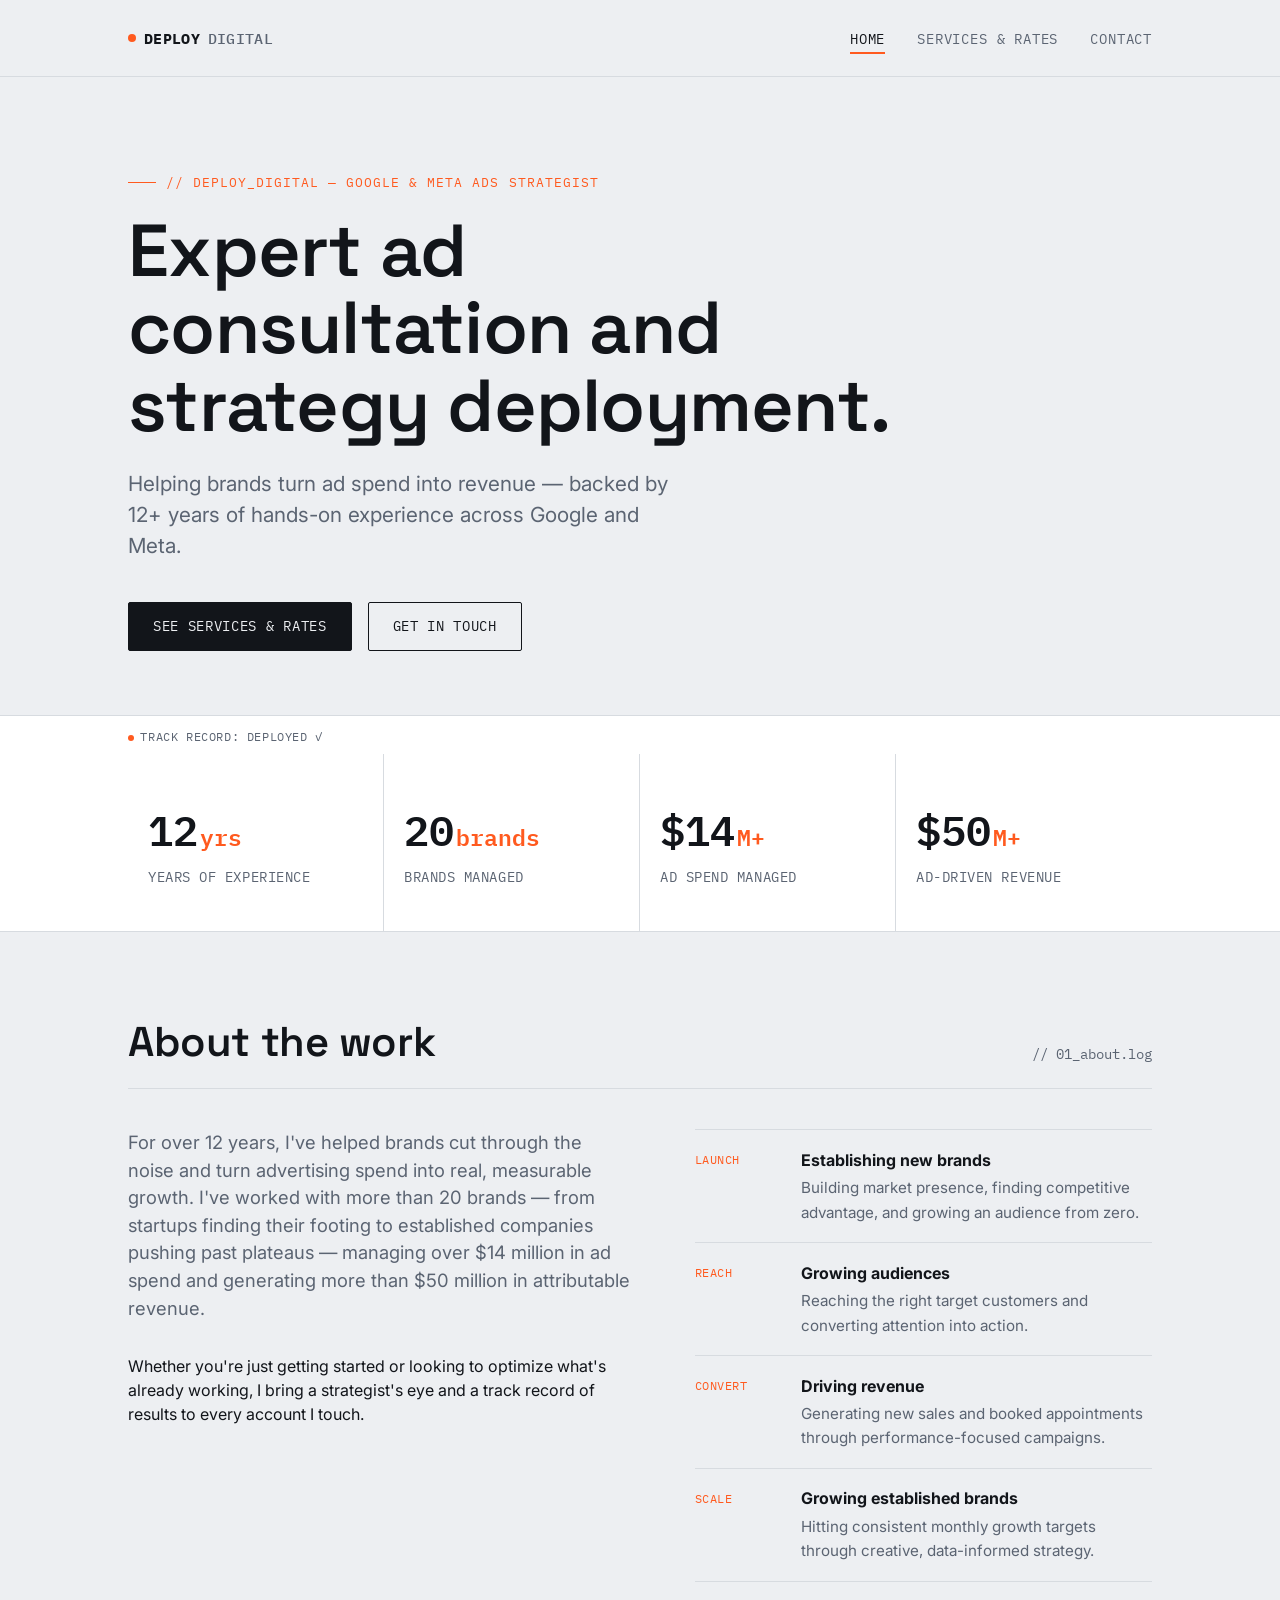
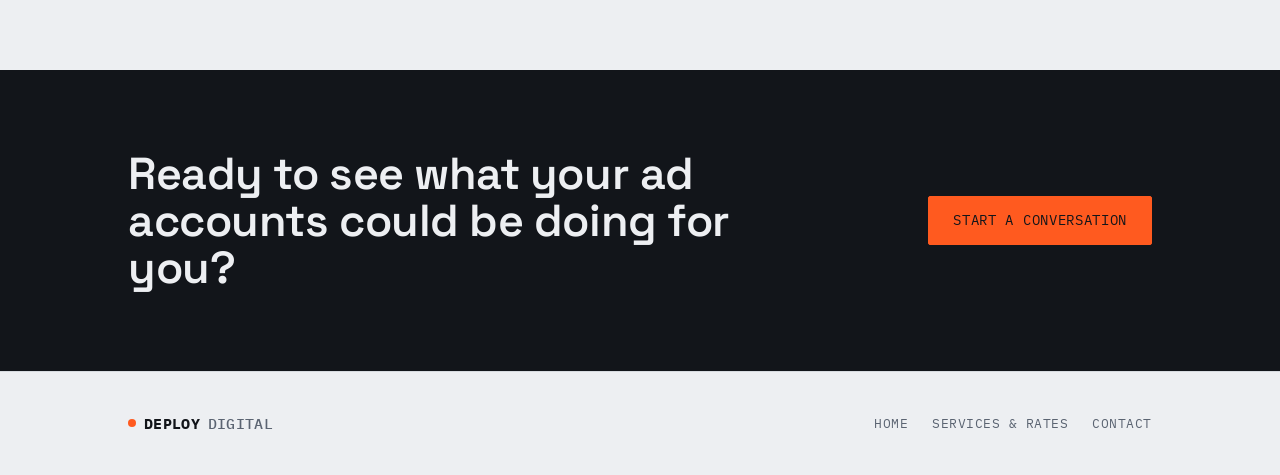
<file: index.html>
<!DOCTYPE html>
<html lang="en">
<head>
<meta charset="UTF-8">
<meta name="viewport" content="width=device-width, initial-scale=1.0">
<title>Deploy Digital — Expert Ad Consultation &amp; Strategy Deployment</title>
<meta name="description" content="12+ years managing Google and Meta ad accounts. $14M+ in ad spend, $50M+ in ad-driven revenue generated for 20+ brands.">
<link rel="preconnect" href="https://fonts.googleapis.com">
<link href="https://fonts.googleapis.com/css2?family=Space+Grotesk:wght@500;600;700&family=Inter:wght@400;500;600&family=IBM+Plex+Mono:wght@400;500;600&display=swap" rel="stylesheet">
<link rel="stylesheet" href="style.css">
</head>
<body>

<header class="site-header">
  <div class="wrap">
    <a class="brand" href="index.html"><span class="dot"></span><span class="deploy">Deploy</span> <span class="digital">Digital</span></a>
    <button class="nav-toggle" aria-label="Toggle navigation" aria-expanded="false">Menu</button>
    <nav class="primary-nav">
      <ul>
        <li><a href="index.html" class="active">Home</a></li>
        <li><a href="services.html">Services &amp; Rates</a></li>
        <li><a href="contact.html">Contact</a></li>
      </ul>
    </nav>
  </div>
</header>

<section class="hero">
  <div class="wrap">
    <div class="hero-eyebrow">// deploy_digital — google &amp; meta ads strategist</div>
    <h1>Expert ad consultation and strategy deployment.</h1>
    <p class="hero-sub">Helping brands turn ad spend into revenue — backed by 12+ years of hands-on experience across Google and Meta.</p>
    <div class="hero-actions">
      <a href="services.html" class="btn btn-primary">See Services &amp; Rates</a>
      <a href="contact.html" class="btn btn-ghost">Get in Touch</a>
    </div>
  </div>
</section>

<section class="ticker">
  <div class="wrap" style="grid-template-columns: 1fr; padding-top: 0.75rem; padding-bottom: 0;">
    <div class="deploy-status reveal" style="font-family: var(--font-mono); font-size: 0.75rem; color: var(--slate); text-transform: uppercase; letter-spacing: 0.05em; padding-bottom: 0.5rem;">
      <span class="dot" style="display:inline-block;width:6px;height:6px;background:var(--signal);border-radius:50%;margin-right:0.4rem;"></span><span class="deploy-status-text">deploying track record...</span>
    </div>
  </div>
  <div class="wrap">
    <div class="stat reveal">
      <div class="stat-value" data-target="12" data-suffix="+"><span class="num">0</span><span class="unit">yrs</span></div>
      <div class="stat-label">Years of Experience</div>
    </div>
    <div class="stat reveal">
      <div class="stat-value" data-target="20" data-suffix="+"><span class="num">0</span><span class="unit">brands</span></div>
      <div class="stat-label">Brands Managed</div>
    </div>
    <div class="stat reveal">
      <div class="stat-value" data-target="14" data-prefix="$" data-decimals="0"><span class="num">0</span><span class="unit">M+</span></div>
      <div class="stat-label">Ad Spend Managed</div>
    </div>
    <div class="stat reveal">
      <div class="stat-value" data-target="50" data-prefix="$" data-decimals="0"><span class="num">0</span><span class="unit">M+</span></div>
      <div class="stat-label">Ad-Driven Revenue</div>
    </div>
  </div>
</section>

<section class="section">
  <div class="wrap">
    <div class="section-head">
      <h2>About the work</h2>
      <div class="section-index">// 01_about.log</div>
    </div>

    <div class="about-grid">
      <div class="reveal">
        <!-- PORTRAIT PLACEHOLDER: reserved spot for headshot/self-portrait — insert <img> here when ready -->
        <p class="lede">For over 12 years, I've helped brands cut through the noise and turn advertising spend into real, measurable growth. I've worked with more than 20 brands — from startups finding their footing to established companies pushing past plateaus — managing over $14 million in ad spend and generating more than $50 million in attributable revenue.</p>
        <p>Whether you're just getting started or looking to optimize what's already working, I bring a strategist's eye and a track record of results to every account I touch.</p>
      </div>

      <ul class="capability-list reveal">
        <li>
          <span class="tag">Launch</span>
          <div>
            <strong>Establishing new brands</strong>
            <span class="desc">Building market presence, finding competitive advantage, and growing an audience from zero.</span>
          </div>
        </li>
        <li>
          <span class="tag">Reach</span>
          <div>
            <strong>Growing audiences</strong>
            <span class="desc">Reaching the right target customers and converting attention into action.</span>
          </div>
        </li>
        <li>
          <span class="tag">Convert</span>
          <div>
            <strong>Driving revenue</strong>
            <span class="desc">Generating new sales and booked appointments through performance-focused campaigns.</span>
          </div>
        </li>
        <li>
          <span class="tag">Scale</span>
          <div>
            <strong>Growing established brands</strong>
            <span class="desc">Hitting consistent monthly growth targets through creative, data-informed strategy.</span>
          </div>
        </li>
      </ul>
    </div>
  </div>
</section>

<section class="cta-band">
  <div class="wrap cta-band-inner">
    <h2>Ready to see what your ad accounts could be doing for you?</h2>
    <a href="contact.html" class="btn btn-primary">Start a Conversation</a>
  </div>
</section>

<footer class="site-footer">
  <div class="wrap footer-inner">
    <a class="brand" href="index.html"><span class="dot"></span><span class="deploy">Deploy</span> <span class="digital">Digital</span></a>
    <div class="footer-links">
      <a href="index.html">Home</a>
      <a href="services.html">Services &amp; Rates</a>
      <a href="contact.html">Contact</a>
    </div>
  </div>
</footer>

<script src="script.js"></script>
</body>
</html>
</file>
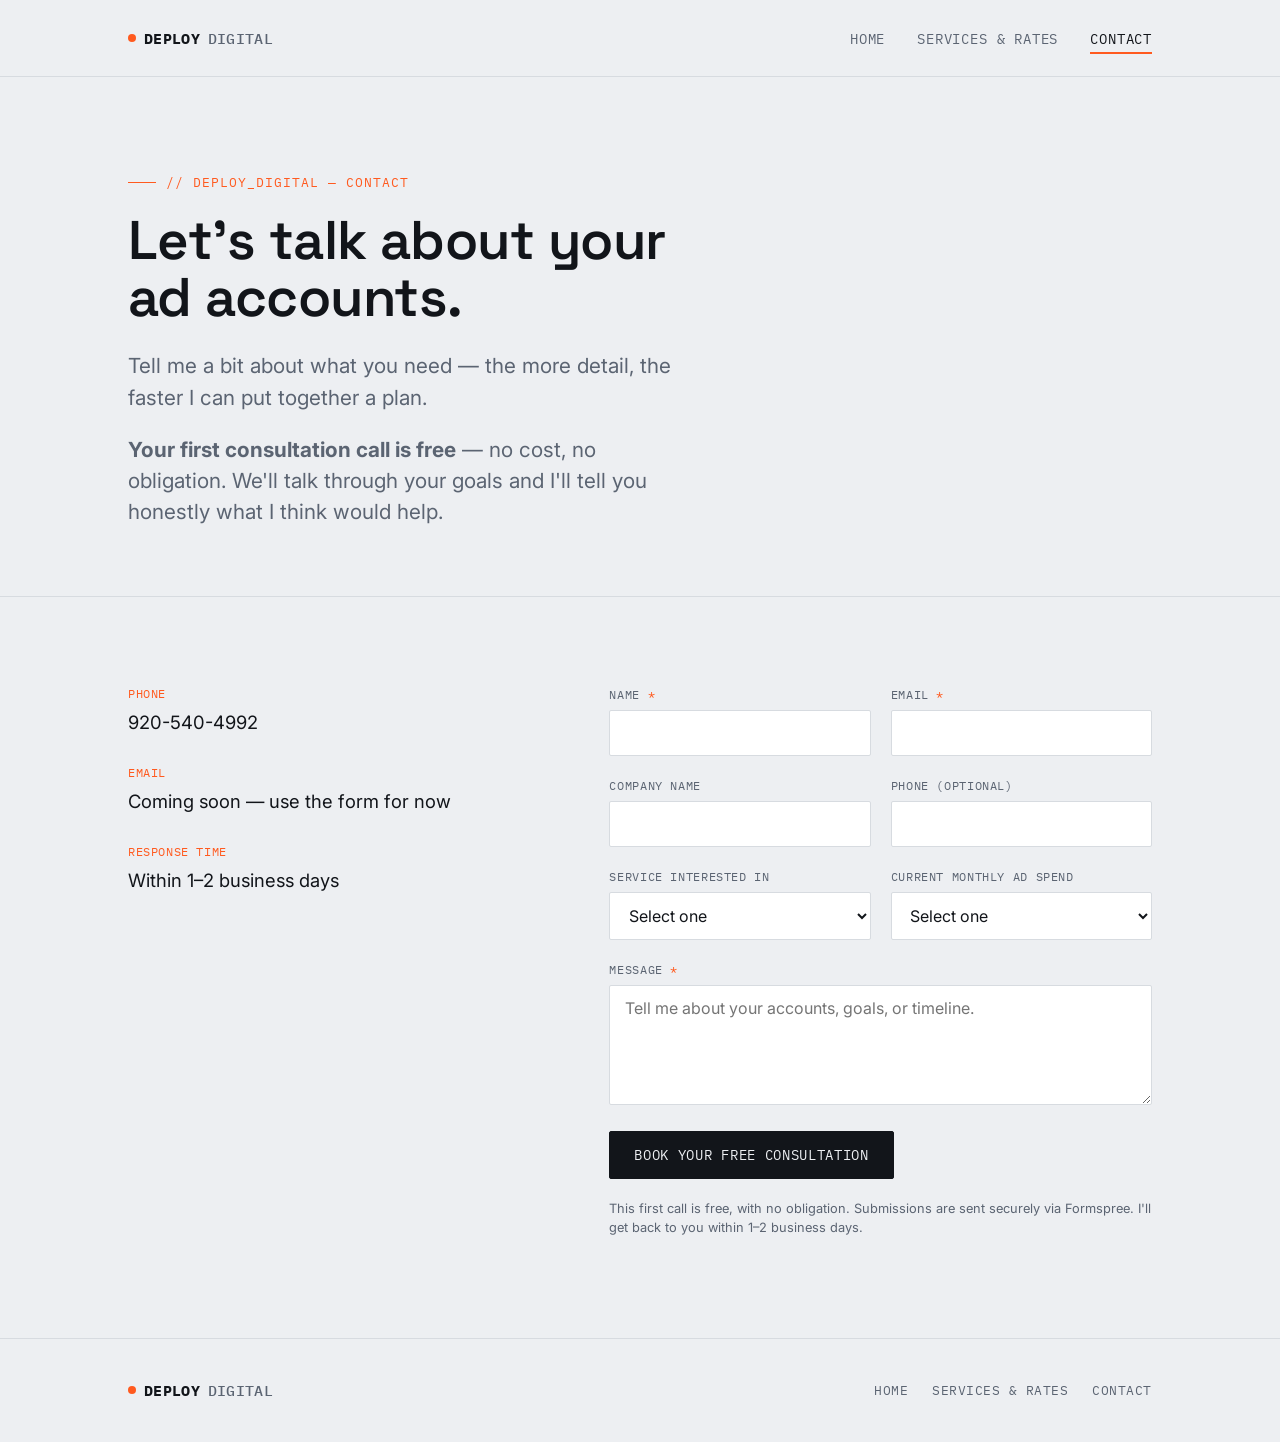
<file: contact.html>
<!DOCTYPE html>
<html lang="en">
<head>
<meta charset="UTF-8">
<meta name="viewport" content="width=device-width, initial-scale=1.0">
<title>Contact | Deploy Digital</title>
<meta name="description" content="Get in touch about Google Ads or Meta Ads audits, account setup, or ongoing monitoring.">
<link rel="preconnect" href="https://fonts.googleapis.com">
<link href="https://fonts.googleapis.com/css2?family=Space+Grotesk:wght@500;600;700&family=Inter:wght@400;500;600&family=IBM+Plex+Mono:wght@400;500;600&display=swap" rel="stylesheet">
<link rel="stylesheet" href="style.css">
</head>
<body>

<header class="site-header">
  <div class="wrap">
    <a class="brand" href="index.html"><span class="dot"></span><span class="deploy">Deploy</span> <span class="digital">Digital</span></a>
    <button class="nav-toggle" aria-label="Toggle navigation" aria-expanded="false">Menu</button>
    <nav class="primary-nav">
      <ul>
        <li><a href="index.html">Home</a></li>
        <li><a href="services.html">Services &amp; Rates</a></li>
        <li><a href="contact.html" class="active">Contact</a></li>
      </ul>
    </nav>
  </div>
</header>

<section class="hero" style="padding-bottom: clamp(1.5rem, 4vw, 3rem);">
  <div class="wrap">
    <div class="hero-eyebrow">// deploy_digital — contact</div>
    <h1 style="font-size: clamp(2rem, 5vw, 3.4rem);">Let's talk about your ad accounts.</h1>
    <p class="hero-sub">Tell me a bit about what you need — the more detail, the faster I can put together a plan.</p>
    <p class="hero-sub" style="margin-top: 0.75rem;"><strong>Your first consultation call is free</strong> — no cost, no obligation. We'll talk through your goals and I'll tell you honestly what I think would help.</p>
  </div>
</section>

<section class="section">
  <div class="wrap contact-grid">

    <div class="reveal">
      <div class="contact-info-item">
        <span class="tag">Phone</span>
        <a href="tel:19205404992">920-540-4992</a>
      </div>
      <div class="contact-info-item">
        <span class="tag">Email</span>
        <span>Coming soon — use the form for now</span>
      </div>
      <div class="contact-info-item">
        <span class="tag">Response Time</span>
        <span>Within 1–2 business days</span>
      </div>
    </div>

    <form class="contact-form reveal" action="https://formspree.io/f/mkoadpyw" method="POST">
      <div class="form-row">
        <div class="field-required">
          <label for="name">Name</label>
          <input type="text" id="name" name="name" required>
        </div>
        <div class="field-required">
          <label for="email">Email</label>
          <input type="email" id="email" name="email" required>
        </div>
      </div>

      <div class="form-row">
        <div>
          <label for="company">Company Name</label>
          <input type="text" id="company" name="company">
        </div>
        <div>
          <label for="phone">Phone (optional)</label>
          <input type="tel" id="phone" name="phone">
        </div>
      </div>

      <div class="form-row">
        <div>
          <label for="service">Service Interested In</label>
          <select id="service" name="service">
            <option value="">Select one</option>
            <option>Google Campaign Audit</option>
            <option>Meta Campaign Audit</option>
            <option>Google Ad Account Audit</option>
            <option>Meta Ad Account Audit</option>
            <option>Ad Account Creation</option>
            <option>Paid Social Channel Setup</option>
            <option>Ad Account Monitoring</option>
            <option>Not sure yet</option>
          </select>
        </div>
        <div>
          <label for="spend">Current Monthly Ad Spend</label>
          <select id="spend" name="monthly_ad_spend">
            <option value="">Select one</option>
            <option>None yet</option>
            <option>Under $5,000</option>
            <option>$5,000 – $15,000</option>
            <option>$15,000 – $30,000</option>
            <option>$30,000 – $50,000</option>
            <option>$50,000 – $100,000</option>
            <option>$100,000+</option>
          </select>
        </div>
      </div>

      <div class="field-required">
        <label for="message">Message</label>
        <textarea id="message" name="message" required placeholder="Tell me about your accounts, goals, or timeline."></textarea>
      </div>

      <button type="submit" class="btn btn-primary" style="justify-self: start;">Book Your Free Consultation</button>
      <p class="form-note">This first call is free, with no obligation. Submissions are sent securely via Formspree. I'll get back to you within 1–2 business days.</p>
    </form>

  </div>
</section>

<footer class="site-footer">
  <div class="wrap footer-inner">
    <a class="brand" href="index.html"><span class="dot"></span><span class="deploy">Deploy</span> <span class="digital">Digital</span></a>
    <div class="footer-links">
      <a href="index.html">Home</a>
      <a href="services.html">Services &amp; Rates</a>
      <a href="contact.html">Contact</a>
    </div>
  </div>
</footer>

<script src="script.js"></script>
</body>
</html>
</file>
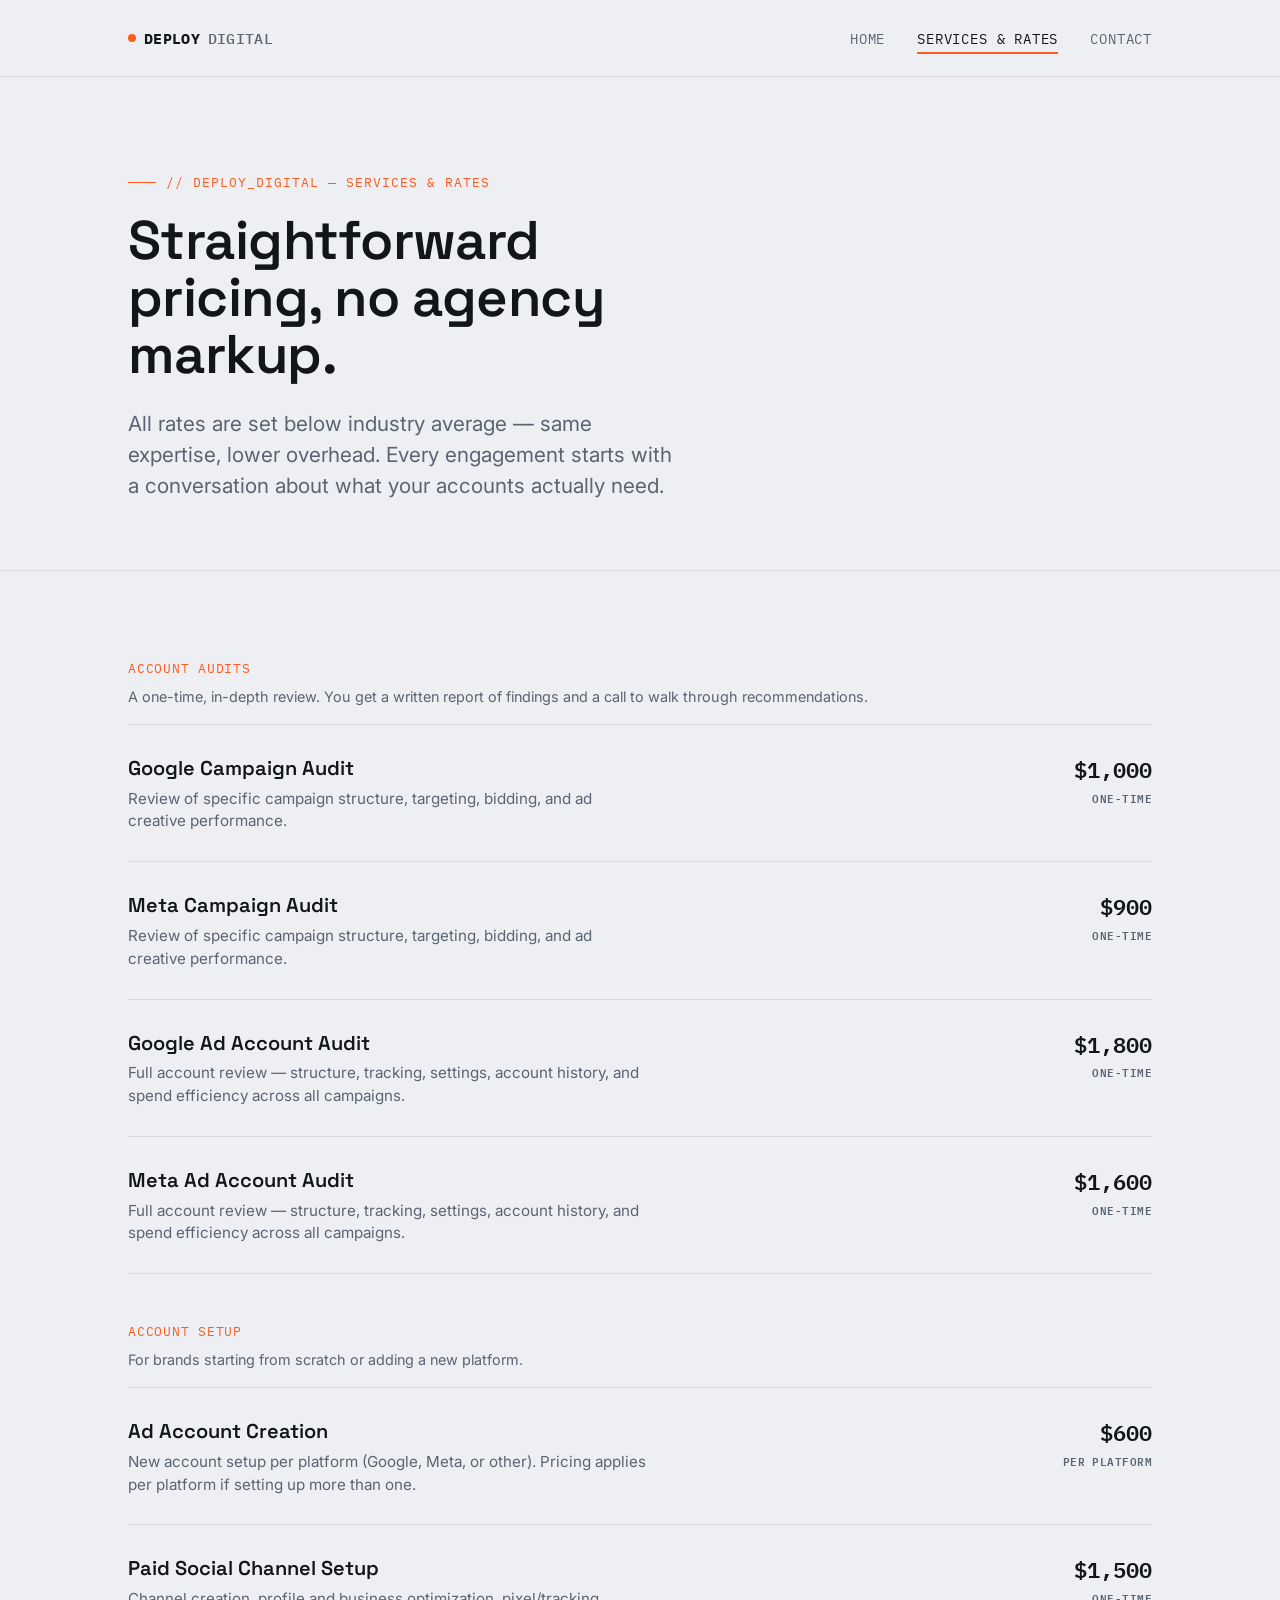
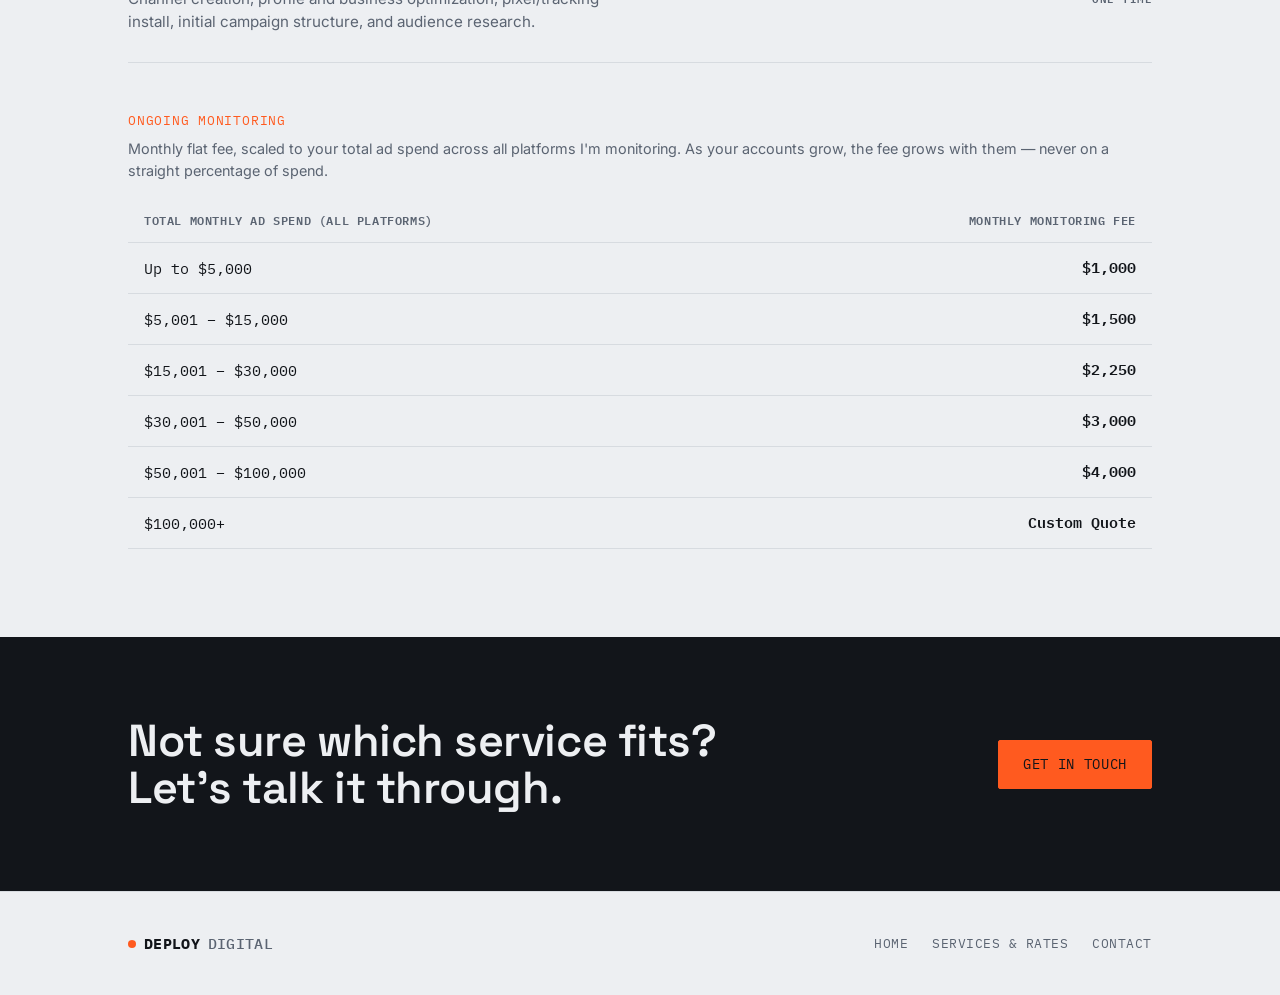
<file: services.html>
<!DOCTYPE html>
<html lang="en">
<head>
<meta charset="UTF-8">
<meta name="viewport" content="width=device-width, initial-scale=1.0">
<title>Services &amp; Rates | Deploy Digital</title>
<meta name="description" content="Google and Meta ad account audits, account creation, paid social setup, and ongoing ad account monitoring — priced below industry average.">
<link rel="preconnect" href="https://fonts.googleapis.com">
<link href="https://fonts.googleapis.com/css2?family=Space+Grotesk:wght@500;600;700&family=Inter:wght@400;500;600&family=IBM+Plex+Mono:wght@400;500;600&display=swap" rel="stylesheet">
<link rel="stylesheet" href="style.css">
</head>
<body>

<header class="site-header">
  <div class="wrap">
    <a class="brand" href="index.html"><span class="dot"></span><span class="deploy">Deploy</span> <span class="digital">Digital</span></a>
    <button class="nav-toggle" aria-label="Toggle navigation" aria-expanded="false">Menu</button>
    <nav class="primary-nav">
      <ul>
        <li><a href="index.html">Home</a></li>
        <li><a href="services.html" class="active">Services &amp; Rates</a></li>
        <li><a href="contact.html">Contact</a></li>
      </ul>
    </nav>
  </div>
</header>

<section class="hero" style="padding-bottom: clamp(1.5rem, 4vw, 3rem);">
  <div class="wrap">
    <div class="hero-eyebrow">// deploy_digital — services &amp; rates</div>
    <h1 style="font-size: clamp(2rem, 5vw, 3.4rem);">Straightforward pricing, no agency markup.</h1>
    <p class="hero-sub">All rates are set below industry average — same expertise, lower overhead. Every engagement starts with a conversation about what your accounts actually need.</p>
  </div>
</section>

<section class="section">
  <div class="wrap">

    <div class="category-label">Account Audits</div>
    <p class="category-note">A one-time, in-depth review. You get a written report of findings and a call to walk through recommendations.</p>

    <div class="price-table reveal">
      <div class="price-row">
        <div>
          <div class="service-name">Google Campaign Audit</div>
          <div class="service-desc">Review of specific campaign structure, targeting, bidding, and ad creative performance.</div>
        </div>
        <div class="price">$1,000<span class="period">One-time</span></div>
      </div>

      <div class="price-row">
        <div>
          <div class="service-name">Meta Campaign Audit</div>
          <div class="service-desc">Review of specific campaign structure, targeting, bidding, and ad creative performance.</div>
        </div>
        <div class="price">$900<span class="period">One-time</span></div>
      </div>

      <div class="price-row">
        <div>
          <div class="service-name">Google Ad Account Audit</div>
          <div class="service-desc">Full account review — structure, tracking, settings, account history, and spend efficiency across all campaigns.</div>
        </div>
        <div class="price">$1,800<span class="period">One-time</span></div>
      </div>

      <div class="price-row">
        <div>
          <div class="service-name">Meta Ad Account Audit</div>
          <div class="service-desc">Full account review — structure, tracking, settings, account history, and spend efficiency across all campaigns.</div>
        </div>
        <div class="price">$1,600<span class="period">One-time</span></div>
      </div>
    </div>

    <div class="category-label">Account Setup</div>
    <p class="category-note">For brands starting from scratch or adding a new platform.</p>

    <div class="price-table reveal">
      <div class="price-row">
        <div>
          <div class="service-name">Ad Account Creation</div>
          <div class="service-desc">New account setup per platform (Google, Meta, or other). Pricing applies per platform if setting up more than one.</div>
        </div>
        <div class="price">$600<span class="period">Per platform</span></div>
      </div>

      <div class="price-row">
        <div>
          <div class="service-name">Paid Social Channel Setup</div>
          <div class="service-desc">Channel creation, profile and business optimization, pixel/tracking install, initial campaign structure, and audience research.</div>
        </div>
        <div class="price">$1,500<span class="period">One-time</span></div>
      </div>
    </div>

    <div class="category-label">Ongoing Monitoring</div>
    <p class="category-note">Monthly flat fee, scaled to your total ad spend across all platforms I'm monitoring. As your accounts grow, the fee grows with them — never on a straight percentage of spend.</p>

    <table class="tier-table reveal">
      <thead>
        <tr>
          <th>Total Monthly Ad Spend (All Platforms)</th>
          <th>Monthly Monitoring Fee</th>
        </tr>
      </thead>
      <tbody>
        <tr><td>Up to $5,000</td><td>$1,000</td></tr>
        <tr><td>$5,001 – $15,000</td><td>$1,500</td></tr>
        <tr><td>$15,001 – $30,000</td><td>$2,250</td></tr>
        <tr><td>$30,001 – $50,000</td><td>$3,000</td></tr>
        <tr><td>$50,001 – $100,000</td><td>$4,000</td></tr>
        <tr><td>$100,000+</td><td>Custom Quote</td></tr>
      </tbody>
    </table>

  </div>
</section>

<section class="cta-band">
  <div class="wrap cta-band-inner">
    <h2>Not sure which service fits? Let's talk it through.</h2>
    <a href="contact.html" class="btn btn-primary">Get in Touch</a>
  </div>
</section>

<footer class="site-footer">
  <div class="wrap footer-inner">
    <a class="brand" href="index.html"><span class="dot"></span><span class="deploy">Deploy</span> <span class="digital">Digital</span></a>
    <div class="footer-links">
      <a href="index.html">Home</a>
      <a href="services.html">Services &amp; Rates</a>
      <a href="contact.html">Contact</a>
    </div>
  </div>
</footer>

<script src="script.js"></script>
</body>
</html>
</file>
<file: style.css>
/* ============================================
   TOKENS
   ============================================ */
:root {
  --ink: #12151A;
  --paper: #EDEFF2;
  --paper-raised: #FFFFFF;
  --signal: #FF5A1F;
  --signal-dim: #FFE3D6;
  --slate: #5B6472;
  --line: #D7DBE0;

  --font-display: "Space Grotesk", "Arial Narrow", sans-serif;
  --font-body: "Inter", -apple-system, BlinkMacSystemFont, "Segoe UI", sans-serif;
  --font-mono: "IBM Plex Mono", "Courier New", monospace;

  --max-width: 1120px;
  --pad: clamp(1.25rem, 4vw, 3rem);
}

* { box-sizing: border-box; }

html {
  scroll-behavior: smooth;
}

@media (prefers-reduced-motion: reduce) {
  html { scroll-behavior: auto; }
  * { animation-duration: 0.01ms !important; animation-iteration-count: 1 !important; transition-duration: 0.01ms !important; }
}

body {
  margin: 0;
  background: var(--paper);
  color: var(--ink);
  font-family: var(--font-body);
  font-size: 16px;
  line-height: 1.5;
  -webkit-font-smoothing: antialiased;
}

img { max-width: 100%; display: block; }

a {
  color: var(--ink);
  text-decoration: none;
}

h1, h2, h3 {
  font-family: var(--font-display);
  font-weight: 600;
  line-height: 1.05;
  margin: 0;
  letter-spacing: -0.01em;
}

p { margin: 0 0 1em; }

.wrap {
  max-width: var(--max-width);
  margin: 0 auto;
  padding: 0 var(--pad);
}

/* ============================================
   FOCUS / ACCESSIBILITY
   ============================================ */
a:focus-visible,
button:focus-visible,
input:focus-visible,
select:focus-visible,
textarea:focus-visible {
  outline: 2px solid var(--signal);
  outline-offset: 3px;
}

/* ============================================
   HEADER / NAV
   ============================================ */
.site-header {
  position: sticky;
  top: 0;
  z-index: 50;
  background: var(--paper);
  border-bottom: 1px solid var(--line);
}

.site-header .wrap {
  display: flex;
  align-items: center;
  justify-content: space-between;
  height: 76px;
}

.brand {
  font-family: var(--font-mono);
  font-size: 0.95rem;
  font-weight: 600;
  letter-spacing: 0.02em;
  text-transform: uppercase;
  display: flex;
  align-items: center;
  gap: 0.5rem;
}

.brand .deploy { color: var(--ink); font-weight: 700; }
.brand .digital { color: var(--slate); font-weight: 500; }
footer .brand .digital { color: var(--slate); }

.brand .dot {
  width: 8px;
  height: 8px;
  background: var(--signal);
  border-radius: 50%;
  display: inline-block;
}

nav.primary-nav ul {
  display: flex;
  gap: 2rem;
  margin: 0;
  padding: 0;
  list-style: none;
}

nav.primary-nav a {
  font-family: var(--font-mono);
  font-size: 0.85rem;
  text-transform: uppercase;
  letter-spacing: 0.06em;
  color: var(--slate);
  position: relative;
  padding: 0.25rem 0;
}

nav.primary-nav a:hover,
nav.primary-nav a.active {
  color: var(--ink);
}

nav.primary-nav a.active::after {
  content: "";
  position: absolute;
  left: 0;
  bottom: -2px;
  width: 100%;
  height: 2px;
  background: var(--signal);
}

.nav-toggle {
  display: none;
  background: none;
  border: 1px solid var(--line);
  border-radius: 4px;
  padding: 0.5rem 0.75rem;
  font-family: var(--font-mono);
  cursor: pointer;
}

@media (max-width: 720px) {
  nav.primary-nav {
    position: absolute;
    top: 76px;
    left: 0;
    right: 0;
    background: var(--paper);
    border-bottom: 1px solid var(--line);
    display: none;
  }
  nav.primary-nav.open { display: block; }
  nav.primary-nav ul {
    flex-direction: column;
    gap: 0;
  }
  nav.primary-nav a {
    display: block;
    padding: 1rem var(--pad);
    border-top: 1px solid var(--line);
  }
  .nav-toggle { display: inline-block; }
}

/* ============================================
   BUTTONS
   ============================================ */
.btn {
  display: inline-flex;
  align-items: center;
  gap: 0.5rem;
  font-family: var(--font-mono);
  font-size: 0.85rem;
  text-transform: uppercase;
  letter-spacing: 0.05em;
  padding: 0.85rem 1.5rem;
  border-radius: 2px;
  border: 1px solid var(--ink);
  transition: background 0.15s ease, color 0.15s ease, transform 0.15s ease;
}

.btn-primary {
  background: var(--ink);
  color: var(--paper);
}
.btn-primary:hover { background: var(--signal); border-color: var(--signal); color: var(--ink); transform: translateY(-1px); }

.btn-ghost {
  background: transparent;
  color: var(--ink);
}
.btn-ghost:hover { background: var(--ink); color: var(--paper); }

/* ============================================
   HERO
   ============================================ */
.hero {
  padding: clamp(3rem, 8vw, 6rem) 0 clamp(2rem, 6vw, 4rem);
  border-bottom: 1px solid var(--line);
}

.hero-eyebrow {
  font-family: var(--font-mono);
  font-size: 0.8rem;
  text-transform: uppercase;
  letter-spacing: 0.08em;
  color: var(--signal);
  margin-bottom: 1.25rem;
  display: flex;
  align-items: center;
  gap: 0.6rem;
}
.hero-eyebrow::before {
  content: "";
  width: 28px;
  height: 1px;
  background: var(--signal);
}

.hero h1 {
  font-size: clamp(2.4rem, 6vw, 4.6rem);
  max-width: 16ch;
}

.hero-sub {
  margin-top: 1.5rem;
  font-size: clamp(1.05rem, 2vw, 1.3rem);
  color: var(--slate);
  max-width: 42ch;
}

.hero-actions {
  margin-top: 2.5rem;
  display: flex;
  gap: 1rem;
  flex-wrap: wrap;
}

/* ============================================
   STAT TICKER (signature element)
   ============================================ */
.ticker {
  border-bottom: 1px solid var(--line);
  background: var(--paper-raised);
  overflow: hidden;
}

.ticker .wrap {
  display: grid;
  grid-template-columns: repeat(4, 1fr);
  gap: 0;
}

@media (max-width: 720px) {
  .ticker .wrap { grid-template-columns: repeat(2, 1fr); }
}

.stat {
  padding: clamp(1.75rem, 4vw, 2.75rem) 1.25rem;
  border-right: 1px solid var(--line);
  position: relative;
}
.stat:last-child { border-right: none; }
@media (max-width: 720px) {
  .stat:nth-child(2n) { border-right: none; }
  .stat:nth-child(-n+2) { border-bottom: 1px solid var(--line); }
}

.stat-value {
  font-family: var(--font-mono);
  font-size: clamp(1.8rem, 4vw, 2.6rem);
  font-weight: 600;
  display: flex;
  align-items: baseline;
  gap: 0.15rem;
  white-space: nowrap;
}

.stat-value .unit {
  font-size: 0.55em;
  color: var(--signal);
}

.stat-label {
  margin-top: 0.4rem;
  font-size: 0.85rem;
  color: var(--slate);
  text-transform: uppercase;
  letter-spacing: 0.04em;
  font-family: var(--font-mono);
}

/* ============================================
   SECTIONS
   ============================================ */
.section {
  padding: clamp(3rem, 7vw, 5.5rem) 0;
}

.section-head {
  display: flex;
  justify-content: space-between;
  align-items: flex-end;
  gap: 2rem;
  margin-bottom: 2.5rem;
  border-bottom: 1px solid var(--line);
  padding-bottom: 1.5rem;
}

.section-head h2 {
  font-size: clamp(1.8rem, 3.5vw, 2.6rem);
}

.section-index {
  font-family: var(--font-mono);
  color: var(--slate);
  font-size: 0.85rem;
  white-space: nowrap;
}

.lede {
  font-size: 1.15rem;
  color: var(--slate);
  max-width: 60ch;
  margin-bottom: 2rem;
}

/* About grid */
.about-grid {
  display: grid;
  grid-template-columns: 1.1fr 1fr;
  gap: clamp(2rem, 5vw, 4rem);
}

@media (max-width: 800px) {
  .about-grid { grid-template-columns: 1fr; }
}

.capability-list {
  list-style: none;
  margin: 0;
  padding: 0;
  border-top: 1px solid var(--line);
}

.capability-list li {
  padding: 1.1rem 0;
  border-bottom: 1px solid var(--line);
  display: grid;
  grid-template-columns: 90px 1fr;
  gap: 1rem;
}

.capability-list .tag {
  font-family: var(--font-mono);
  font-size: 0.75rem;
  text-transform: uppercase;
  letter-spacing: 0.04em;
  color: var(--signal);
  padding-top: 0.2rem;
}

.capability-list strong {
  display: block;
  margin-bottom: 0.2rem;
}

.capability-list span.desc {
  color: var(--slate);
  font-size: 0.95rem;
}

/* CTA band */
.cta-band {
  background: var(--ink);
  color: var(--paper);
  padding: clamp(3rem, 7vw, 5rem) 0;
}

.cta-band h2 {
  color: var(--paper);
  font-size: clamp(1.8rem, 4vw, 2.8rem);
  max-width: 24ch;
}

.cta-band-inner {
  display: flex;
  justify-content: space-between;
  align-items: center;
  gap: 2rem;
  flex-wrap: wrap;
}

.cta-band .btn-primary {
  background: var(--signal);
  border-color: var(--signal);
  color: var(--ink);
}
.cta-band .btn-primary:hover { background: var(--paper); border-color: var(--paper); }

/* ============================================
   PRICING (services page)
   ============================================ */
.price-table {
  border-top: 1px solid var(--line);
}

.price-row {
  display: grid;
  grid-template-columns: 1fr auto;
  gap: 1.5rem;
  padding: 1.75rem 0;
  border-bottom: 1px solid var(--line);
  align-items: start;
}

@media (max-width: 600px) {
  .price-row { grid-template-columns: 1fr; gap: 0.5rem; }
}

.price-row .service-name {
  font-family: var(--font-display);
  font-size: 1.25rem;
  font-weight: 600;
  margin-bottom: 0.3rem;
}

.price-row .service-desc {
  color: var(--slate);
  font-size: 0.95rem;
  max-width: 52ch;
}

.price-row .price {
  font-family: var(--font-mono);
  font-size: 1.4rem;
  font-weight: 600;
  white-space: nowrap;
  text-align: right;
}

.price-row .price .period {
  font-size: 0.7rem;
  color: var(--slate);
  display: block;
  text-align: right;
  text-transform: uppercase;
  letter-spacing: 0.04em;
  margin-top: 0.2rem;
}

.category-label {
  font-family: var(--font-mono);
  font-size: 0.8rem;
  text-transform: uppercase;
  letter-spacing: 0.06em;
  color: var(--signal);
  margin: 3rem 0 0.5rem;
}
.category-label:first-of-type { margin-top: 0; }

.category-note {
  color: var(--slate);
  font-size: 0.9rem;
  margin-bottom: 1rem;
}

/* Tier table for monitoring */
.tier-table {
  width: 100%;
  border-collapse: collapse;
  margin-top: 1rem;
  font-family: var(--font-mono);
  font-size: 0.95rem;
}

.tier-table th,
.tier-table td {
  text-align: left;
  padding: 0.85rem 1rem;
  border-bottom: 1px solid var(--line);
}

.tier-table th {
  text-transform: uppercase;
  font-size: 0.75rem;
  letter-spacing: 0.05em;
  color: var(--slate);
  font-weight: 600;
}

.tier-table td:last-child,
.tier-table th:last-child {
  text-align: right;
  font-weight: 600;
}

.tier-table tbody tr:hover {
  background: var(--paper-raised);
}

/* ============================================
   CONTACT FORM
   ============================================ */
.contact-grid {
  display: grid;
  grid-template-columns: 1fr 1.3fr;
  gap: clamp(2rem, 5vw, 4rem);
}

@media (max-width: 800px) {
  .contact-grid { grid-template-columns: 1fr; }
}

.contact-info-item {
  margin-bottom: 1.75rem;
}

.contact-info-item .tag {
  font-family: var(--font-mono);
  font-size: 0.75rem;
  text-transform: uppercase;
  letter-spacing: 0.05em;
  color: var(--signal);
  display: block;
  margin-bottom: 0.35rem;
}

.contact-info-item a,
.contact-info-item span {
  font-size: 1.15rem;
}

form.contact-form {
  display: grid;
  gap: 1.25rem;
}

.form-row {
  display: grid;
  grid-template-columns: 1fr 1fr;
  gap: 1.25rem;
}

@media (max-width: 600px) {
  .form-row { grid-template-columns: 1fr; }
}

label {
  font-family: var(--font-mono);
  font-size: 0.78rem;
  text-transform: uppercase;
  letter-spacing: 0.05em;
  color: var(--slate);
  display: block;
  margin-bottom: 0.4rem;
}

input, select, textarea {
  width: 100%;
  font-family: var(--font-body);
  font-size: 1rem;
  padding: 0.75rem 0.9rem;
  border: 1px solid var(--line);
  border-radius: 2px;
  background: var(--paper-raised);
  color: var(--ink);
}

textarea { resize: vertical; min-height: 120px; }

.field-required label::after {
  content: " *";
  color: var(--signal);
}

.form-note {
  font-size: 0.8rem;
  color: var(--slate);
}

/* ============================================
   FOOTER
   ============================================ */
footer.site-footer {
  border-top: 1px solid var(--line);
  padding: 2.5rem 0;
}

.footer-inner {
  display: flex;
  justify-content: space-between;
  align-items: center;
  gap: 1.5rem;
  flex-wrap: wrap;
}

footer.site-footer .brand { color: var(--slate); }

.footer-links {
  display: flex;
  gap: 1.5rem;
  font-family: var(--font-mono);
  font-size: 0.8rem;
  text-transform: uppercase;
  letter-spacing: 0.04em;
}

.footer-links a { color: var(--slate); }
.footer-links a:hover { color: var(--ink); }

/* ============================================
   UTILITIES
   ============================================ */
.reveal {
  opacity: 0;
  transform: translateY(16px);
  transition: opacity 0.6s ease, transform 0.6s ease;
}
.reveal.is-visible {
  opacity: 1;
  transform: translateY(0);
}

@media (prefers-reduced-motion: reduce) {
  .reveal { opacity: 1; transform: none; transition: none; }
}
</file>
